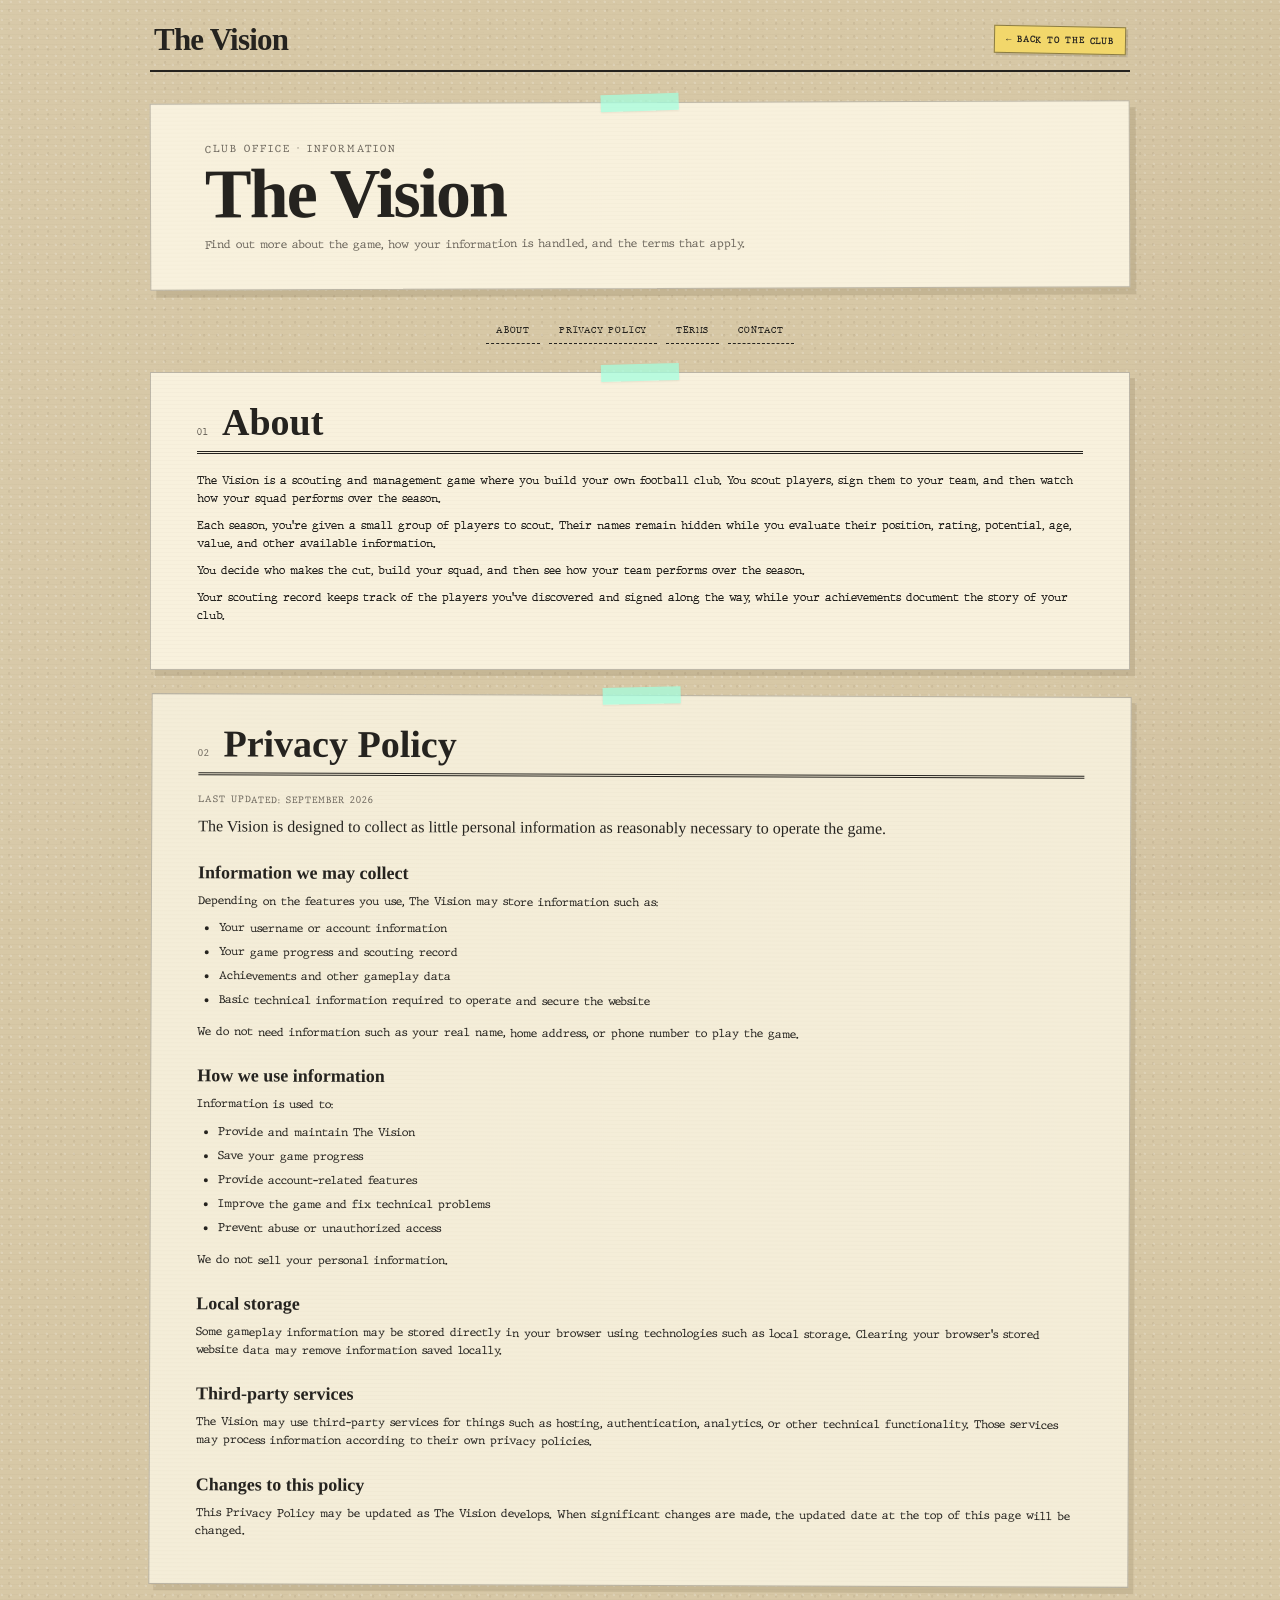
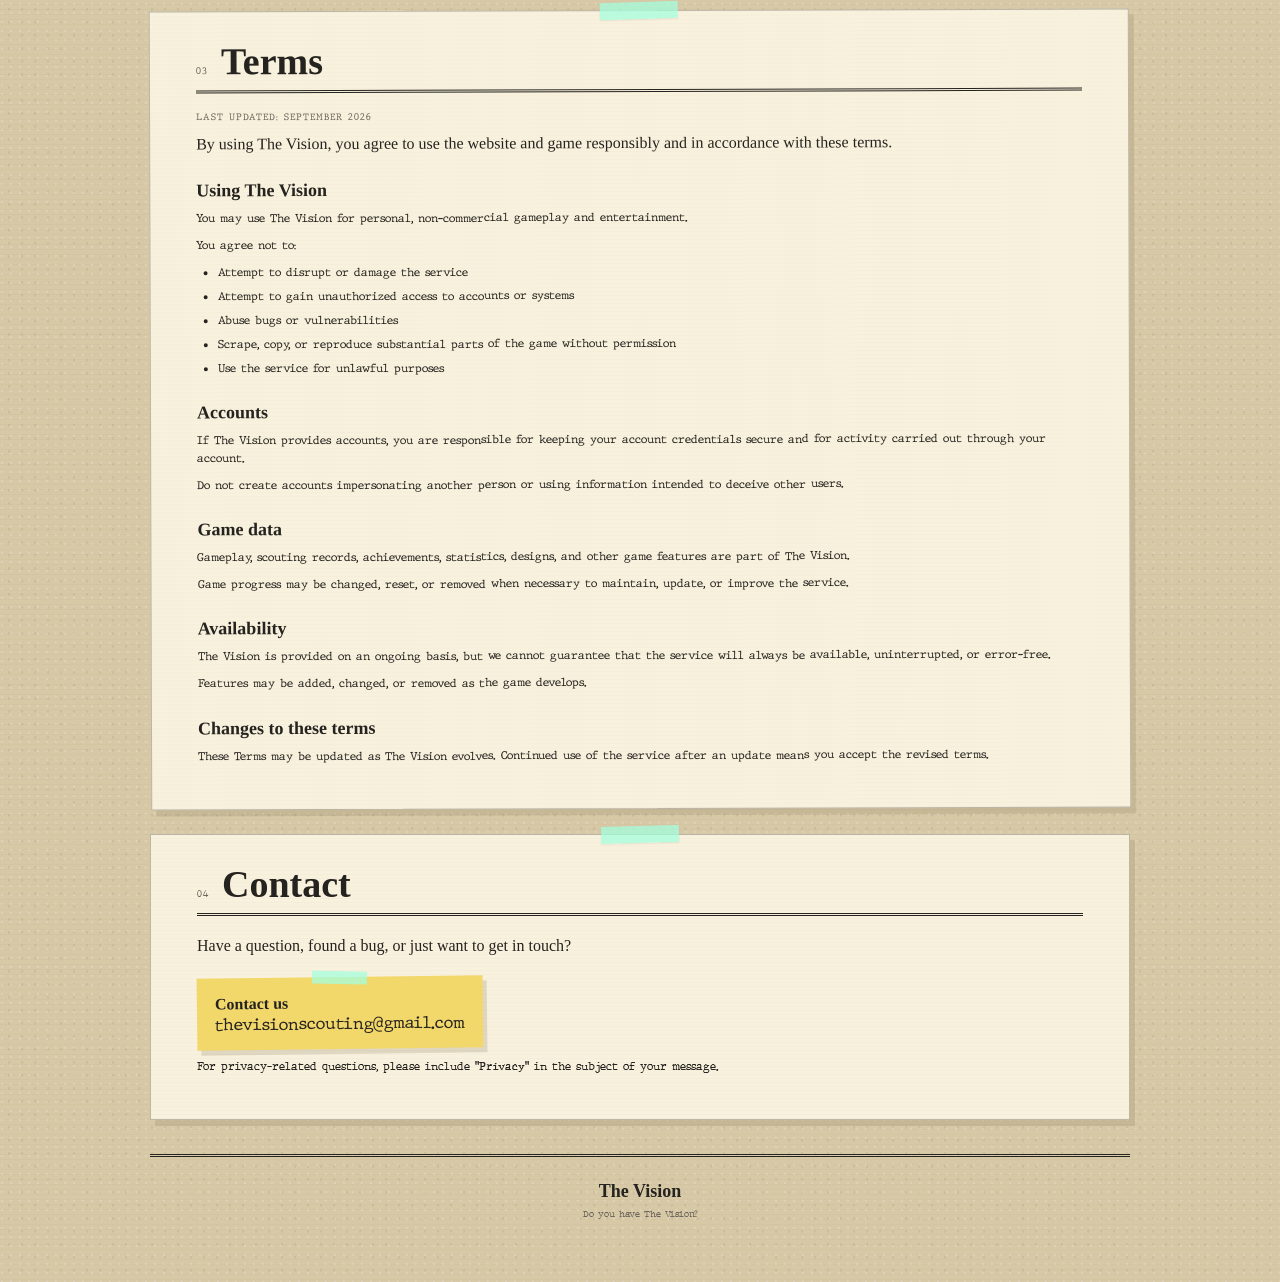
<file: info.html>
<!doctype html>
<html lang="en">
<head>
  <meta charset="utf-8">
  <meta name="viewport" content="width=device-width,initial-scale=1">
  <title>The Vision</title>
  <link rel="icon" type="image/png" href="fav.png">

  <style>
    @font-face {
      font-family: "JMH Typewriter";
      src: url("./fonts/JMH Typewriter.ttf") format("truetype");
      font-weight: 400;
    }

    @font-face {
      font-family: "JMH Typewriter";
      src: url("./fonts/JMH Typewriter-Bold.ttf") format("truetype");
      font-weight: 700;
    }

    :root {
      --board: #d7c8a6;
      --paper: #f8f1dd;
      --paper-blue: #dce7e7;
      --paper-yellow: #f2d76b;
      --paper-green: #c8d9b9;
      --ink: #25231f;
      --muted: #6d675d;
      --rule: rgba(37,35,31,.26);
      --tape: rgba(163,255,223,.72);
    }

    * { box-sizing: border-box; }

    html { min-height: 100%; scroll-behavior: smooth; }

    body {
      margin: 0;
      color: var(--ink);
      font-family: "JMH Typewriter", monospace;
      background:
        radial-gradient(circle at 20% 20%, rgba(255,255,255,.18) 0 1px, transparent 1.5px),
        radial-gradient(circle at 70% 80%, rgba(80,60,30,.08) 0 1px, transparent 1.5px),
        repeating-linear-gradient(0deg, rgba(70,50,20,.025) 0 1px, transparent 1px 5px),
        var(--board);
      background-size: 9px 9px, 13px 13px, 100% 5px, auto;
    }

    body::before {
      content: "";
      position: fixed;
      inset: 0;
      pointer-events: none;
      opacity: .22;
      background:
        linear-gradient(90deg, rgba(255,255,255,.18), transparent 20%, transparent 80%, rgba(80,50,20,.12)),
        repeating-linear-gradient(7deg, transparent 0 4px, rgba(80,60,30,.035) 5px);
      z-index: 0;
    }

    a {
      color: inherit;
      text-decoration: none;
    }

    .app {
      position: relative;
      z-index: 1;
      width: min(980px, calc(100% - 28px));
      margin: 0 auto;
      padding: 22px 0 55px;
    }

    .header {
      display: flex;
      justify-content: space-between;
      align-items: center;
      gap: 15px;
      margin-bottom: 30px;
      padding: 0 4px 12px;
      border-bottom: 2px solid var(--ink);
    }

    .logo {
      font-family: Georgia, "Times New Roman", serif;
      font-weight: 900;
      font-size: 31px;
      letter-spacing: -.8px;
    }

    .back {
      display: inline-block;
      padding: 7px 11px;
      background: var(--paper-yellow);
      border: 1px solid rgba(37,35,31,.5);
      box-shadow: 2px 2px 0 rgba(40,30,15,.14);
      font-size: 9px;
      font-weight: 700;
      text-transform: uppercase;
      letter-spacing: .8px;
      transform: rotate(1deg);
      transition: transform .12s, box-shadow .12s;
    }

    .back:hover {
      transform: translate(-1px,-1px) rotate(0deg);
      box-shadow: 3px 3px 0 rgba(40,30,15,.18);
    }

    .intro {
      position: relative;
      background:
        repeating-linear-gradient(0deg, rgba(80,55,20,.018) 0 1px, transparent 1px 4px),
        var(--paper);
      border: 1px solid rgba(37,35,31,.28);
      box-shadow: 6px 7px 0 rgba(65,48,22,.12);
      padding: 38px clamp(22px, 5vw, 54px) 34px;
      margin-bottom: 28px;
      transform: rotate(-.2deg);
    }

    .intro::before,
    .infoSection::before {
      content: "";
      position: absolute;
      width: 78px;
      height: 17px;
      top: -9px;
      left: 50%;
      transform: translateX(-50%) rotate(-1.5deg);
      background: var(--tape);
      box-shadow: 0 1px 2px rgba(60,45,20,.08);
    }

    .kicker {
      color: var(--muted);
      font-size: 10px;
      text-transform: uppercase;
      letter-spacing: 2px;
    }

    h1 {
      margin: 7px 0 10px;
      font-family: Georgia, "Times New Roman", serif;
      font-size: clamp(43px, 8vw, 70px);
      line-height: .92;
      letter-spacing: -2px;
    }

    .intro p {
      max-width: 720px;
      margin: 0;
      color: var(--muted);
      font-size: 11px;
      line-height: 1.65;
    }

    .contents {
      display: flex;
      justify-content: center;
      flex-wrap: wrap;
      gap: 9px;
      margin: 0 0 28px;
    }

    .contents a {
      padding: 7px 10px;
      border-bottom: 1px dashed var(--ink);
      font-size: 9px;
      text-transform: uppercase;
      letter-spacing: .8px;
    }

    .contents a:hover {
      background: rgba(248,241,221,.45);
    }

    .infoSection {
      position: relative;
      background:
        repeating-linear-gradient(0deg, rgba(80,55,20,.018) 0 1px, transparent 1px 4px),
        var(--paper);
      border: 1px solid rgba(37,35,31,.28);
      box-shadow: 5px 6px 0 rgba(65,48,22,.11);
      padding: 30px clamp(20px, 5vw, 46px) 34px;
      margin-bottom: 25px;
    }

    .infoSection:nth-of-type(2) {
      transform: rotate(.22deg);
      background:
        repeating-linear-gradient(0deg, rgba(80,55,20,.018) 0 1px, transparent 1px 4px),
        #f4edd8;
    }

    .infoSection:nth-of-type(3) {
      transform: rotate(-.18deg);
    }

    .sectionHeader {
      display: flex;
      align-items: baseline;
      gap: 13px;
      padding-bottom: 10px;
      margin-bottom: 18px;
      border-bottom: 3px double var(--ink);
    }

    .sectionNumber {
      color: var(--muted);
      font-size: 9px;
      letter-spacing: 1px;
    }

    h2 {
      margin: 0;
      font-family: Georgia, "Times New Roman", serif;
      font-size: clamp(27px, 5vw, 38px);
      line-height: 1;
    }

    h3 {
      margin: 24px 0 7px;
      font-family: Georgia, "Times New Roman", serif;
      font-size: 18px;
    }

    p {
      margin: 9px 0;
      font-size: 11px;
      line-height: 1.65;
    }

    ul {
      margin: 9px 0 15px;
      padding-left: 21px;
    }

    li {
      margin: 7px 0;
      font-size: 11px;
      line-height: 1.55;
    }

    .lead {
      font-family: Georgia, "Times New Roman", serif;
      font-size: 16px;
      line-height: 1.5;
    }

    .date {
      color: var(--muted);
      font-size: 9px;
      text-transform: uppercase;
      letter-spacing: 1px;
    }

    .contactNote {
      display: inline-block;
      position: relative;
      margin-top: 10px;
      padding: 15px 18px;
      background: var(--paper-yellow);
      box-shadow: 4px 5px 0 rgba(55,40,15,.13);
      transform: rotate(-.7deg);
    }

    .contactNote::before {
      content: "";
      position: absolute;
      width: 55px;
      height: 13px;
      top: -6px;
      left: 50%;
      transform: translateX(-50%) rotate(2deg);
      background: var(--tape);
    }

    .contactNote strong {
      font-family: Georgia, "Times New Roman", serif;
      font-size: 16px;
    }

    .footer {
      margin-top: 34px;
      padding: 24px 12px 5px;
      border-top: 3px double var(--ink);
      text-align: center;
    }

    .footerBrand {
      font-family: Georgia, "Times New Roman", serif;
      font-weight: 900;
      font-size: 18px;
    }

    .footer p {
      color: var(--muted);
      font-size: 9px;
      margin: 5px 0 0;
    }

    @media (max-width: 600px) {
      .app {
        width: min(100% - 18px, 980px);
        padding-top: 12px;
      }

      .header {
        margin-bottom: 23px;
      }

      .logo {
        font-size: 26px;
      }

      .intro {
        padding: 32px 19px 28px;
      }

      .infoSection {
        padding: 27px 18px 30px;
      }

      .contents {
        gap: 4px;
      }

      .contents a {
        font-size: 8px;
        padding: 6px 7px;
      }
    }
  </style>
</head>

<body>
  <div class="app">

    <header class="header">
      <a href="index.html" class="logo">The Vision</a>
      <a href="index.html" class="back">← Back to the club</a>
    </header>

    <section class="intro">
      <div class="kicker">Club office · Information</div>
      <h1>The Vision</h1>
      <p>
        Find out more about the game, how your information is handled,
        and the terms that apply.
      </p>
    </section>

    <nav class="contents" aria-label="Page sections">
      <a href="#about">About</a>
      <a href="#privacy">Privacy Policy</a>
      <a href="#terms">Terms</a>
      <a href="#contact">Contact</a>
    </nav>

    <main>

      <section class="infoSection" id="about">
        <div class="sectionHeader">
          <span class="sectionNumber">01</span>
          <h2>About</h2>
        </div>

        <p>
            The Vision is a scouting and management game where you build your own football club.
            You scout players, sign them to your team, and then watch how your squad performs over the season.
        </p>
        
        <p>
          Each season, you're given a small group of players to scout.
          Their names remain hidden while you evaluate their position,
          rating, potential, age, value, and other available information.
        </p>

        <p>
          You decide who makes the cut, build your squad, and then see how your team performs over the season.
        </p>

        <p>
          Your scouting record keeps track of the players you've discovered and
          signed along the way, while your achievements document the story of your club.
        </p>

      </section>

      <section class="infoSection" id="privacy">
        <div class="sectionHeader">
          <span class="sectionNumber">02</span>
          <h2>Privacy Policy</h2>
        </div>

        <div class="date">Last updated: September 2026</div>

        <p class="lead">
          The Vision is designed to collect as little personal information as
          reasonably necessary to operate the game.
        </p>

        <h3>Information we may collect</h3>
        <p>
          Depending on the features you use, The Vision may store information such as:
        </p>

        <ul>
          <li>Your username or account information</li>
          <li>Your game progress and scouting record</li>
          <li>Achievements and other gameplay data</li>
          <li>Basic technical information required to operate and secure the website</li>
        </ul>

        <p>
          We do not need information such as your real name, home address,
          or phone number to play the game.
        </p>

        <h3>How we use information</h3>
        <p>Information is used to:</p>

        <ul>
          <li>Provide and maintain The Vision</li>
          <li>Save your game progress</li>
          <li>Provide account-related features</li>
          <li>Improve the game and fix technical problems</li>
          <li>Prevent abuse or unauthorized access</li>
        </ul>

        <p>We do not sell your personal information.</p>

        <h3>Local storage</h3>
        <p>
          Some gameplay information may be stored directly in your browser using
          technologies such as local storage. Clearing your browser's stored
          website data may remove information saved locally.
        </p>

        <h3>Third-party services</h3>
        <p>
          The Vision may use third-party services for things such as hosting,
          authentication, analytics, or other technical functionality.
          Those services may process information according to their own privacy policies.
        </p>

        <h3>Changes to this policy</h3>
        <p>
          This Privacy Policy may be updated as The Vision develops.
          When significant changes are made, the updated date at the top of
          this page will be changed.
        </p>
      </section>

      <section class="infoSection" id="terms">
        <div class="sectionHeader">
          <span class="sectionNumber">03</span>
          <h2>Terms</h2>
        </div>

        <div class="date">Last updated: September 2026</div>

        <p class="lead">
          By using The Vision, you agree to use the website and game responsibly
          and in accordance with these terms.
        </p>

        <h3>Using The Vision</h3>
        <p>
          You may use The Vision for personal, non-commercial gameplay and entertainment.
        </p>

        <p>You agree not to:</p>

        <ul>
          <li>Attempt to disrupt or damage the service</li>
          <li>Attempt to gain unauthorized access to accounts or systems</li>
          <li>Abuse bugs or vulnerabilities</li>
          <li>Scrape, copy, or reproduce substantial parts of the game without permission</li>
          <li>Use the service for unlawful purposes</li>
        </ul>

        <h3>Accounts</h3>
        <p>
          If The Vision provides accounts, you are responsible for keeping your
          account credentials secure and for activity carried out through your account.
        </p>

        <p>
          Do not create accounts impersonating another person or using information
          intended to deceive other users.
        </p>

        <h3>Game data</h3>
        <p>
          Gameplay, scouting records, achievements, statistics, designs,
          and other game features are part of The Vision.
        </p>

        <p>
          Game progress may be changed, reset, or removed when necessary to maintain,
          update, or improve the service.
        </p>

        <h3>Availability</h3>
        <p>
          The Vision is provided on an ongoing basis, but we cannot guarantee that
          the service will always be available, uninterrupted, or error-free.
        </p>

        <p>
          Features may be added, changed, or removed as the game develops.
        </p>

        <h3>Changes to these terms</h3>
        <p>
          These Terms may be updated as The Vision evolves. Continued use of the
          service after an update means you accept the revised terms.
        </p>
      </section>

      <section class="infoSection" id="contact">
        <div class="sectionHeader">
          <span class="sectionNumber">04</span>
          <h2>Contact</h2>
        </div>

        <p class="lead">
          Have a question, found a bug, or just want to get in touch?
        </p>

        <div class="contactNote">
          <strong>Contact us</strong><br>
          <span>thevisionscouting@gmail.com</span>
        </div>

        <p>
          For privacy-related questions, please include
          <b>"Privacy"</b> in the subject of your message.
        </p>
      </section>

    </main>

    <footer class="footer">
      <div class="footerBrand">The Vision</div>
      <p>Do you have The Vision?</p>
    </footer>

  </div>
</body>
</html>
</file>
